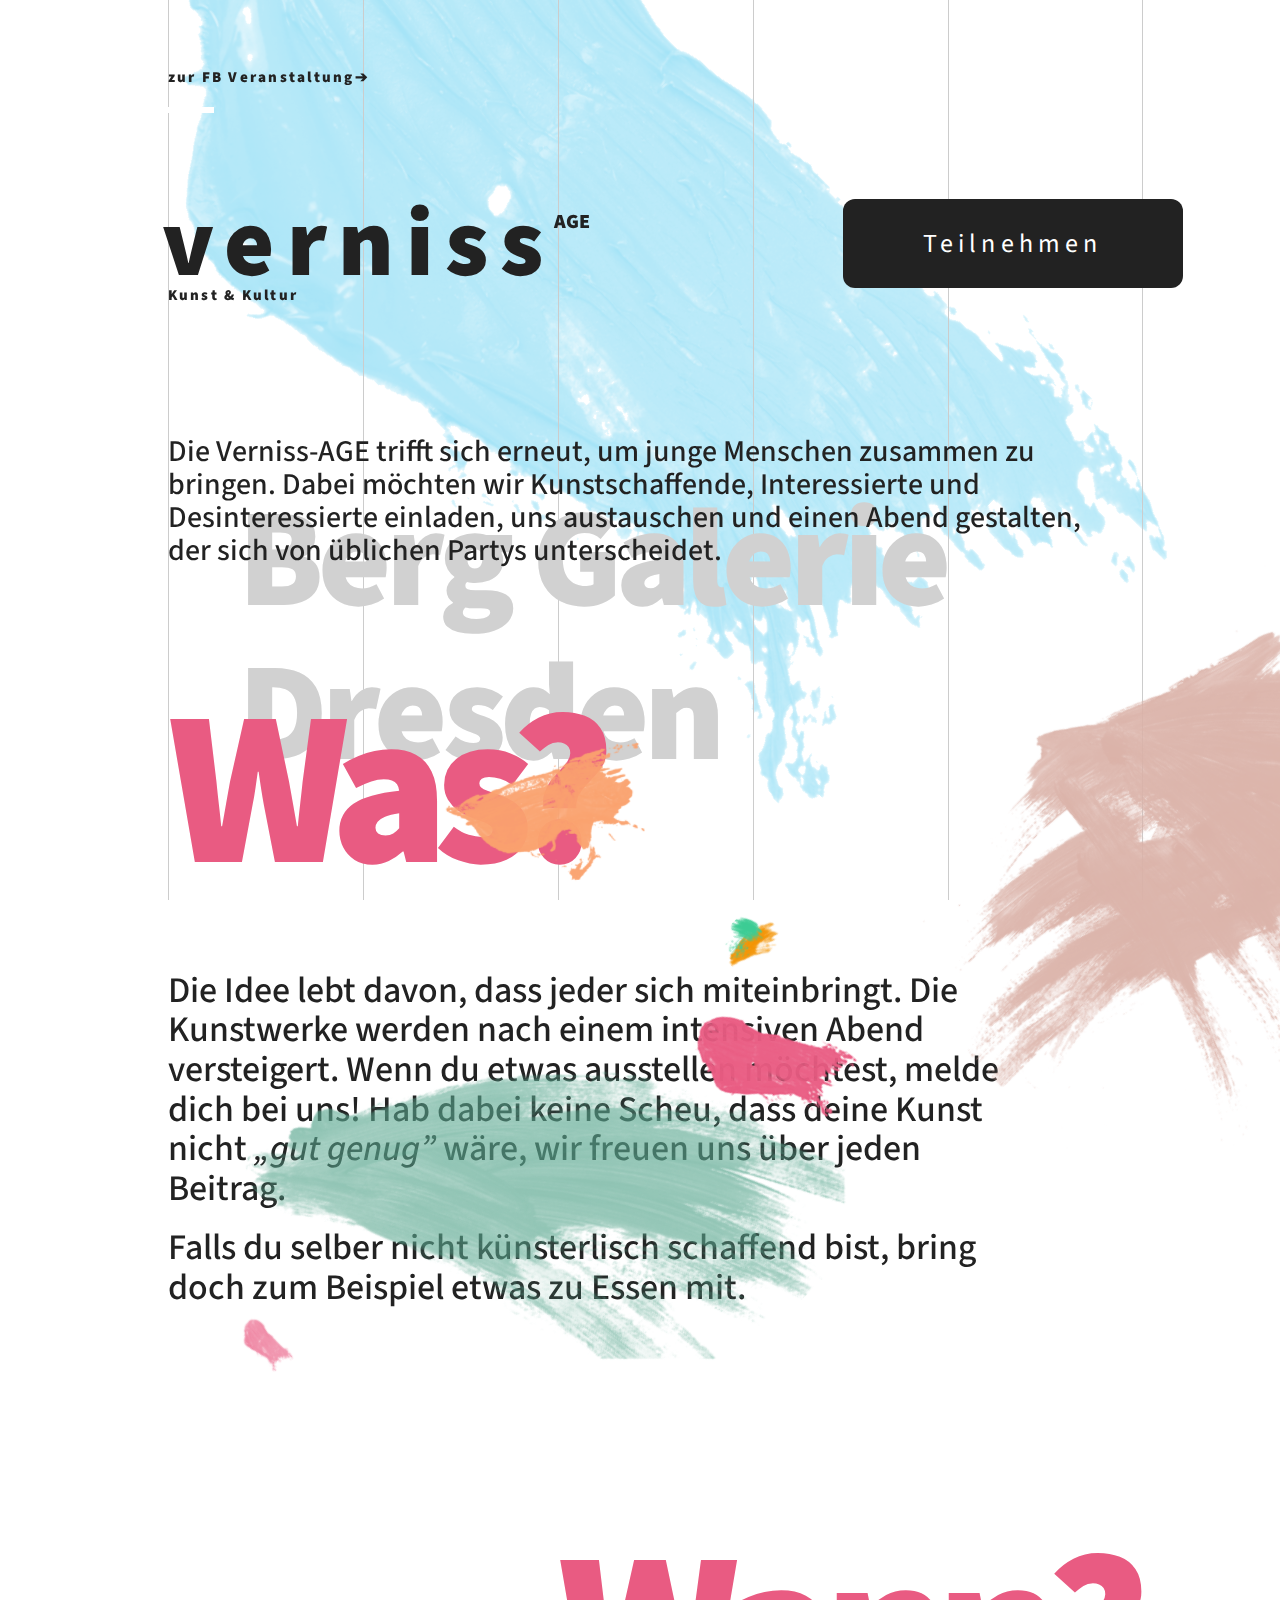
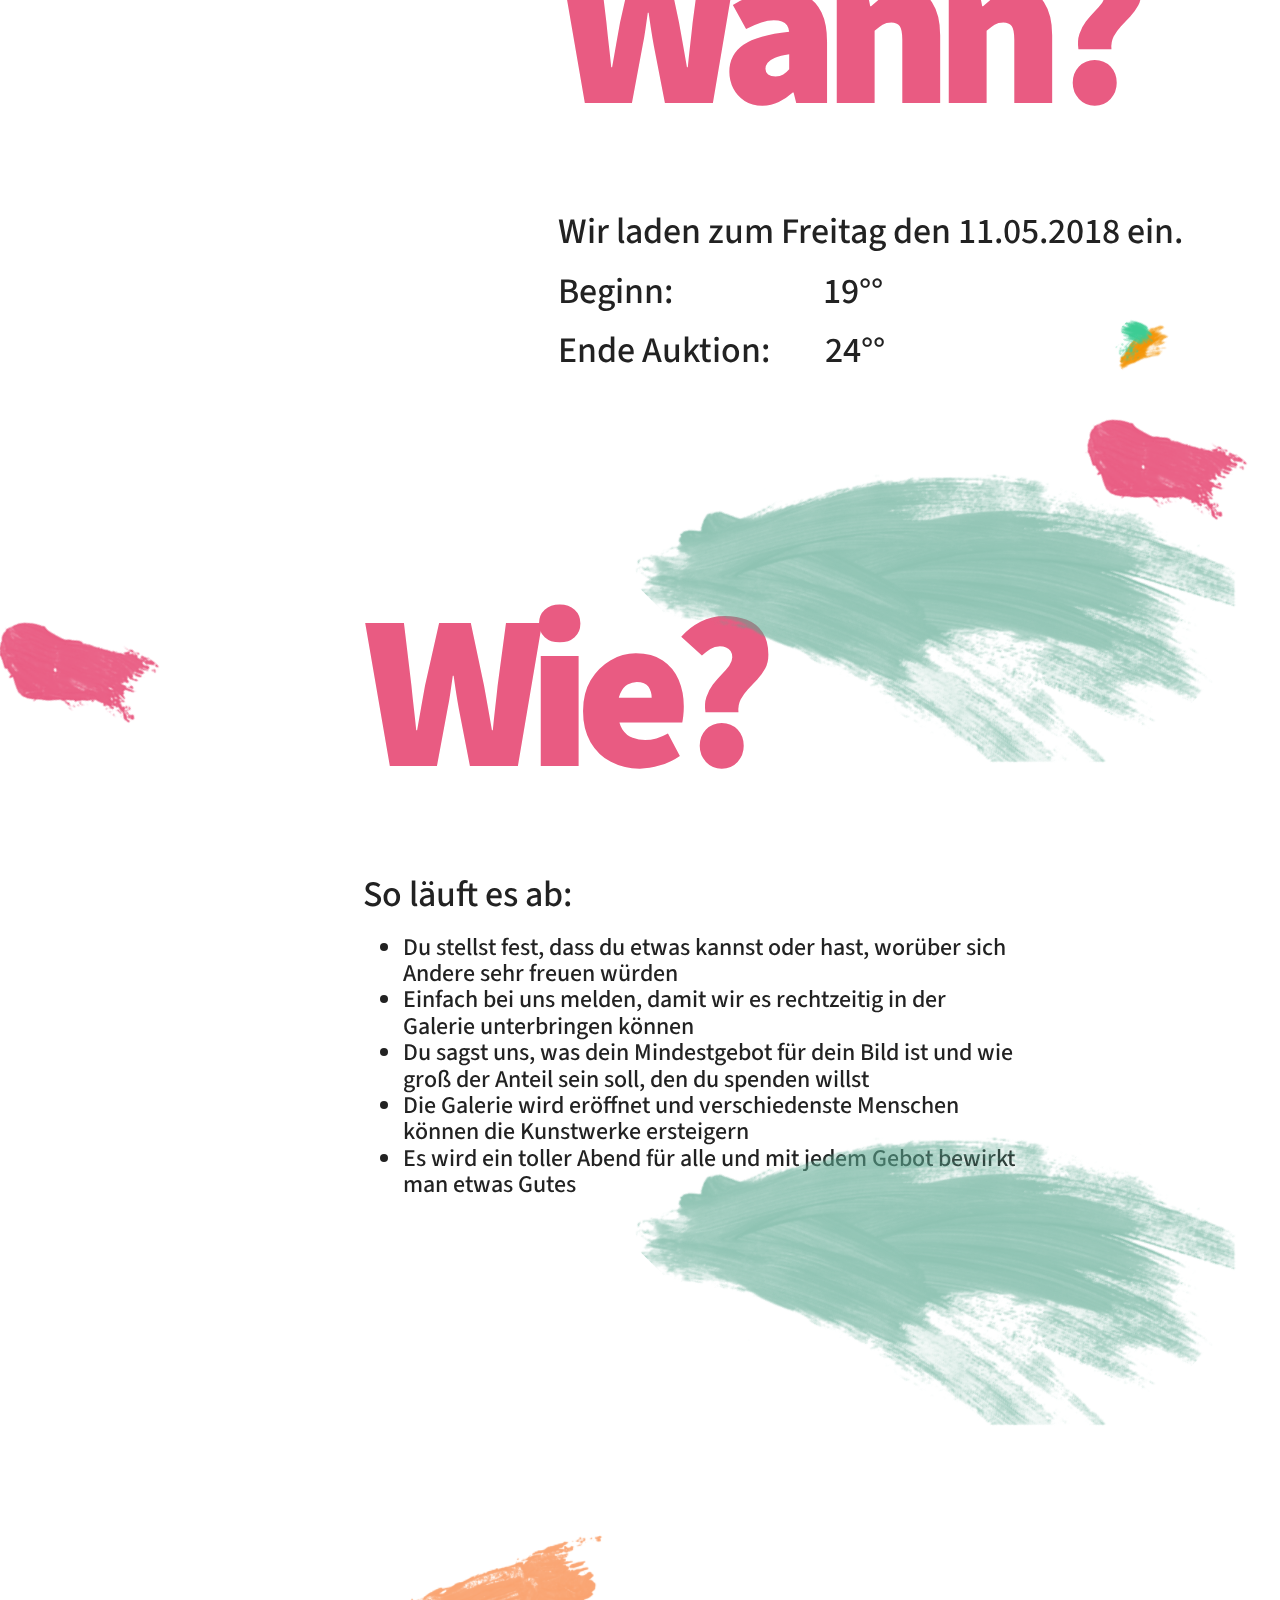
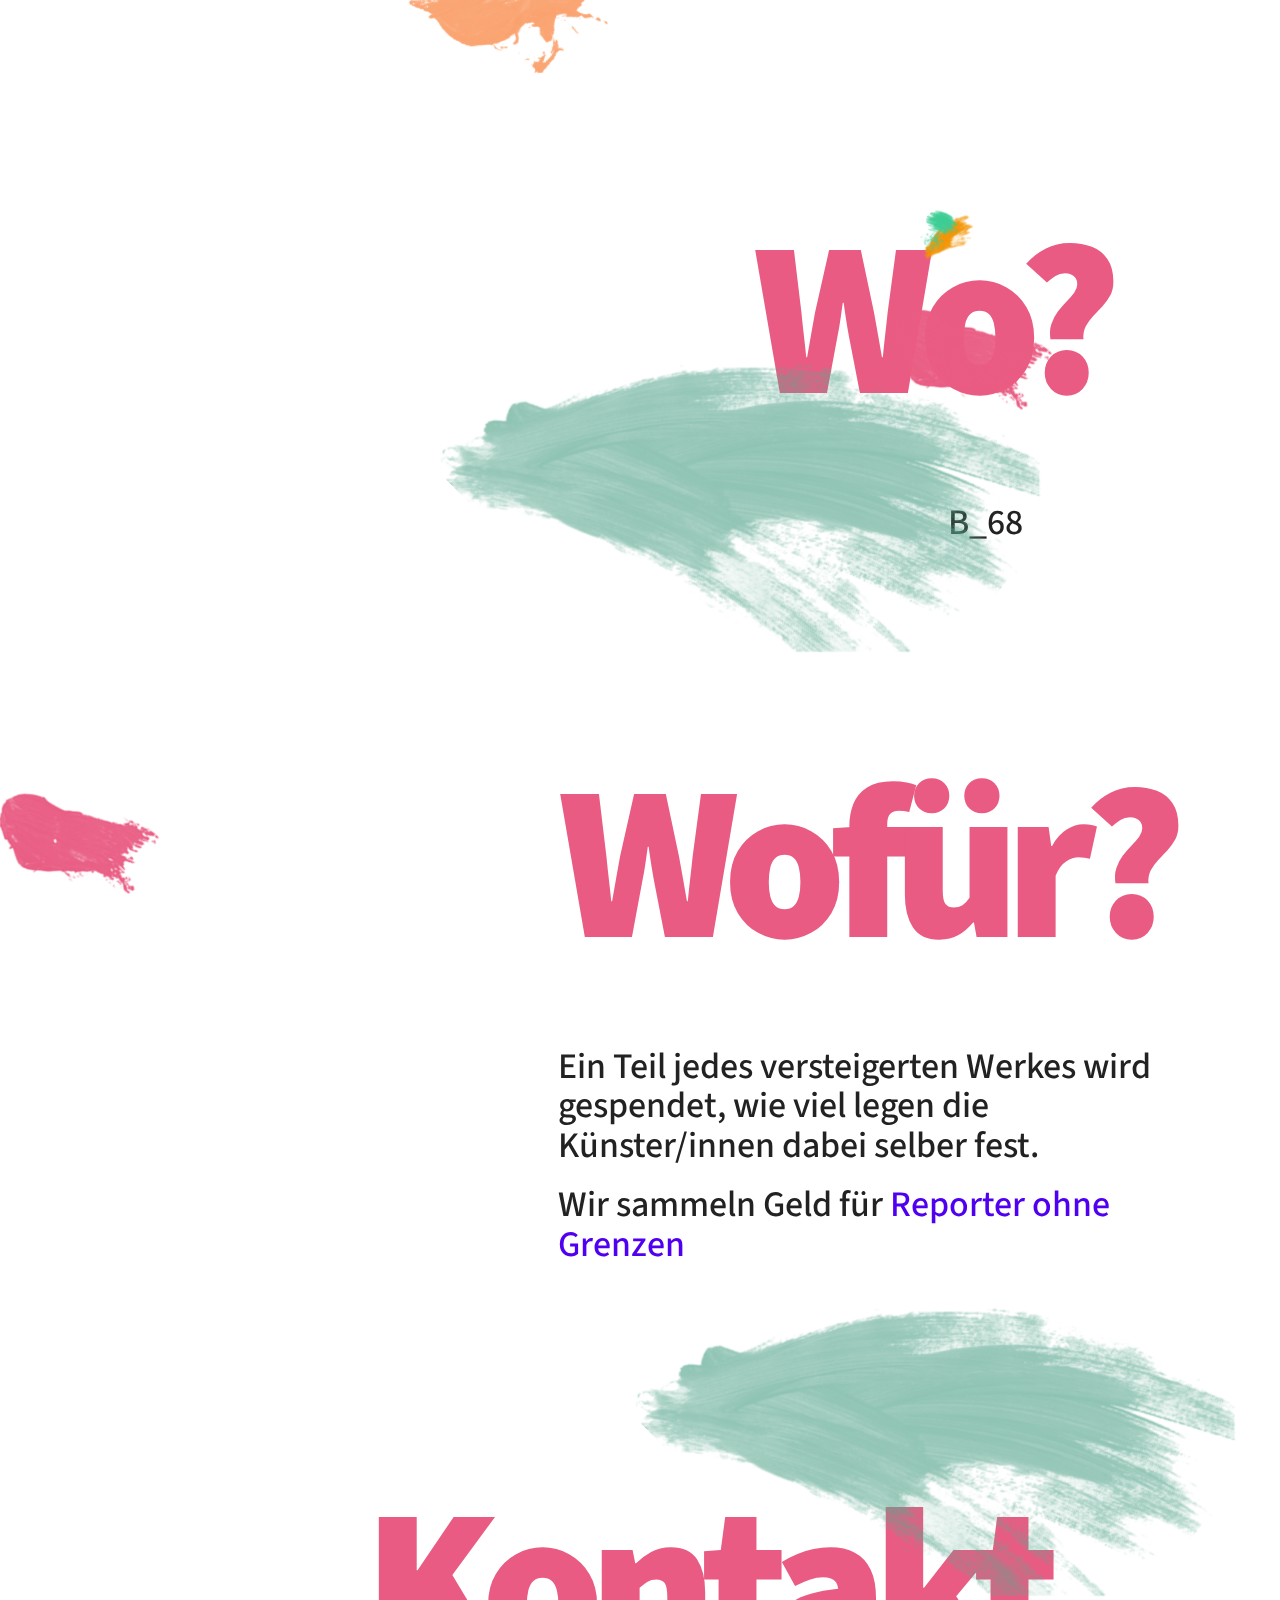
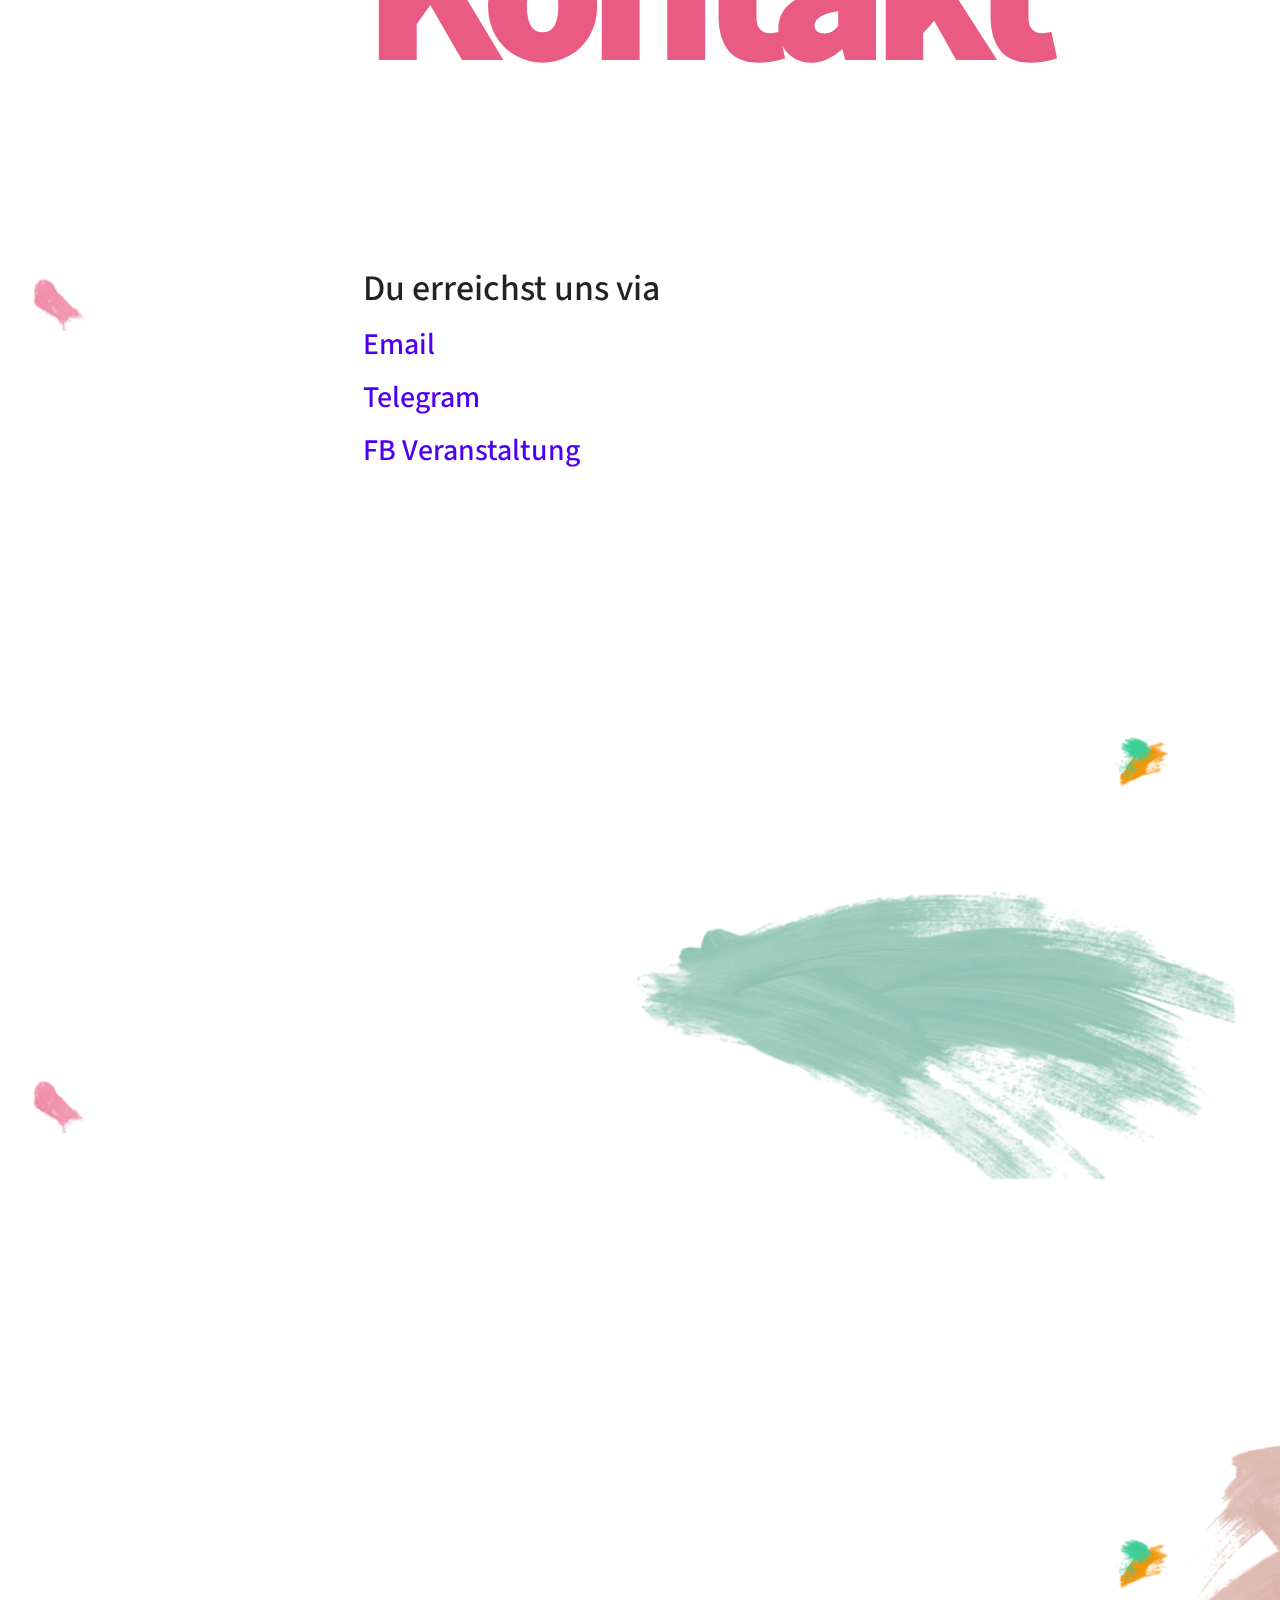
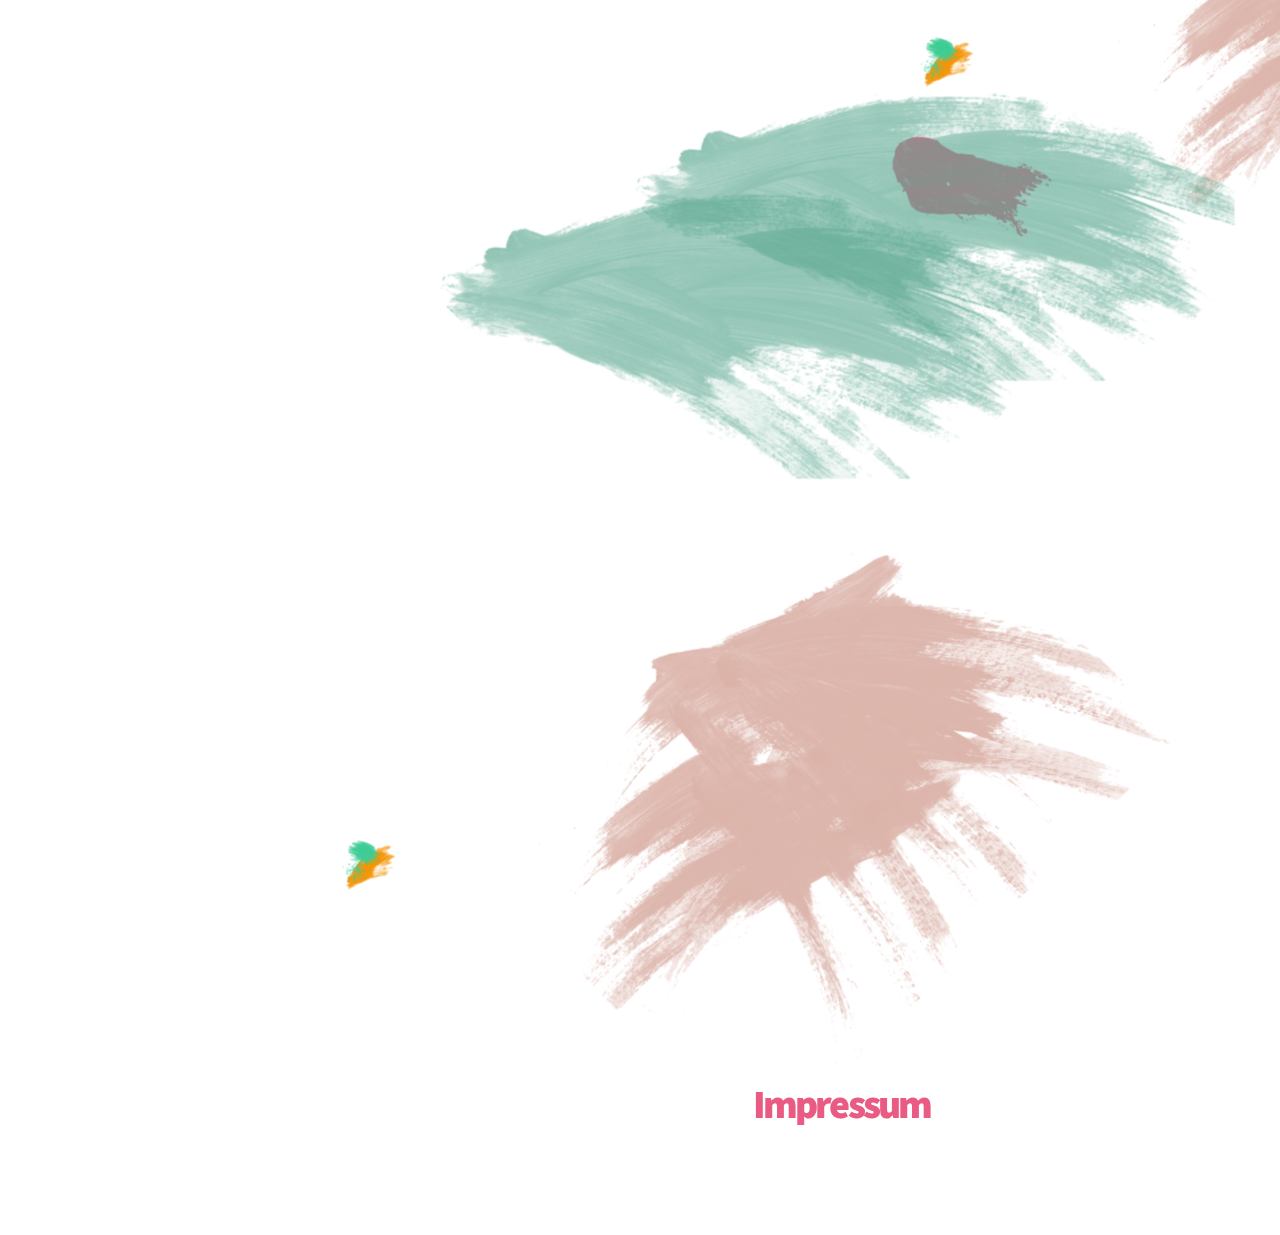
<file: Website/index.html>
<!DOCTYPE html>
<html>
<head>
  <meta charset="utf-8">
  <meta http-equiv="X-UA-Compatible" content="IE=edge,chrome=1">
  <title>verniss AGE</title>
  <meta name="description" content="">
  <meta name="viewport" content="width=device-width, initial-scale=1.0, user-scalable=no">

  <link href='https://fonts.googleapis.com/css?family=Source+Sans+Pro:600,700,900' rel='stylesheet' type='text/css'>

  <!-- Booooooootstrap -->
  <link rel="stylesheet" href="css/bootstrap.min.css">

  <!-- Styles -->
  <link rel="stylesheet" type="text/css" href="css/main.css">

    <!--[if lt IE 9]>
    <script src="//html5shiv.googlecode.com/svn/trunk/html5.js"></script>
    <script>window.html5 || document.write('<script src="js/vendor/html5shiv.js"><\/script>')</script>
  <![endif]-->
</head>

<body>
  <div class="grid">
    <div class="container">
      <div class="row">
        <div class="col-md-offset-1 col-md-2">
          <div class="grid-line"></div>
        </div>
        <div class="col-md-2">
          <div class="grid-line"></div>
        </div>
        <div class="col-md-2">
          <div class="grid-line"></div>
        </div>
        <div class="col-md-2">
          <div class="grid-line"></div>
        </div>
        <div class="col-md-2">
          <div class="grid-line" style="margin-right:-30px;border-right:1px solid #ccc"></div>
        </div>
      </div>
    </div>
  </div>

  <div class="fixed-top rellax" data-rellax-speed="-2"
  style="transform: rotate(45deg);"
  >

  <img src="images/paint1.png"/>
</div>

<main class="main">
  <header>
    <div class="container">
      <div class="row">
        <div class="col-md-offset-1 col-md-11">
          <a href="https://www.facebook.com/events/363152060862729/">
            <h2>zur FB Veranstaltung<span>➔</span></h2>
          </a>
          <div class="white-block"></div>
        </div>
      </div>
      <div class="title">
        <div class="row">
          <div class="col-md-offset-1 col-md-6">

            <h1 style="margin-bottom: -80px">verniss<span>AGE</span></h1>
            <!-- <img class="text-left" src="../../Repo/Website/images/logo_min.png" style="width: 20%; margin-top: 90px; opacity: 1"/> -->
            <h2><span>Kunst & Kultur</span></h2>

          </div>
          <div class="col-md-4 text-right">

            <a href="#teilnehmen">Teilnehmen</a>

          </div>
        </div>
      </div>
      <div class="subtitle">

        <div class="absolute">
          <div class="container">
            <div class="row">
              <div class="col-md-offset-1 col-md-11">
                <h2 class="rellax" data-rellax-speed="-3">Berg Galerie<br>Dresden</h2>
              </div>
            </div>
          </div>
        </div>

        <!-- <div class="row">
          <div class="col-md-offset-1 col-md-2">
            <h3><a href="#was">Was?</a></h3>
          </div>
          <div class="col-md-2">
            <h3><a name="#wann">Wann?</a></h3>
          </div>
          <div class="col-md-2">
            <h3><a href="#wo">Wo?</a></h3>
          </div>
          <div class="col-md-2">
           <h3><a href="#wofür">Wofür?</a></h3>
         </div>
       </div> -->
     </div>
   </header>

   <!-- 'Was'- Sektion -->
   <section class="section san-francisco">


    <div class="absolute above">
      <div class="container">
        <div class="row">

          <div class="col-md-offset-2 col-md-1">
            <div class="lg-orange rellax"
            data-rellax-speed="8"                  
            >
          </div>
          <div class="sm-orange rellax"
          data-rellax-speed="15"
          style="transform: rotate(45deg);">
        </div>
      </div>

      <div class="col-md-0 col-md-1">
        <div class="sm-purple rellax"
        data-rellax-speed="2"
        style="transform: rotate(45deg);">
      </div>
    </div>

    <div class="col-md-offset-3 col-md-1">
      <div class="xs-green rellax"
      data-rellax-speed="5"
      style="transform: rotate(45deg);">
    </div>
    <div class="md-green rellax"
    data-rellax-speed="1"
    style="transform: rotate(45deg);">
  </div>
</div>

<div class="col-md-1">
  <div class="lg-purple rellax"
  data-rellax-speed="3"
  style="transform: rotate(45deg);">
</div>
</div>

</div>
</div>
</div>


<div class="container">

  <div class="row">
    <div class="col-md-offset-1 col-md-10">
      <h2>
        Die Verniss-AGE trifft sich erneut, um junge Menschen zusammen zu bringen. Dabei möchten wir Kunstschaffende, Interessierte und Desinteressierte einladen, uns austauschen und einen Abend gestalten, der sich von üblichen Partys unterscheidet.
      </h2>

    </div>
  </div>

  <div class="row" id="was">
    <div class="col-md-offset-1 col-md-4">
      <div class="temp">
        Was?
      </div>
    </div>
  </div>
</div>


<div class="container">
  <div class="row">
    <div class="col-md-offset-1 col-md-9">

      <h1>
        Die Idee lebt davon, dass jeder sich miteinbringt. 

        Die Kunstwerke werden nach einem intensiven Abend versteigert.

        Wenn du etwas ausstellen möchtest, melde dich bei uns!
        Hab dabei keine Scheu, dass deine Kunst nicht <i>„gut genug”</i> wäre, wir freuen uns über jeden Beitrag.
      </h1>
      <h1>
        Falls du selber nicht künsterlisch schaffend bist, bring doch zum Beispiel etwas zu Essen mit.
      </h1>
    </div>
  </div>
</div>


</section>

<!-- 'Wann'- Sektion -->
<section class="section san-francisco">


  <div class="absolute above">
    <div class="container">
      <div class="row">

        <div class="col-md-offset-1 col-md-2">
          <div class="lg-green rellax"
          data-rellax-speed="2"                  
          >
        </div>
        <div class="sm-green rellax"
        data-rellax-speed="5"
        style="transform: rotate(45deg);">
      </div>

    </div>

    <div class="col-md-offset-4 col-md-1 hide-on-mobile">
      <div class="sm-purple rellax"
      data-rellax-speed="2"
      style="transform: rotate(45deg);">
    </div>
  </div>

  <div class="col-md-offset-3 col-md-1">
    <div class="xs-green rellax"
    data-rellax-speed="5"
    style="transform: rotate(45deg);">
  </div>
  <div class="md-green rellax hide-on-mobile"
  data-rellax-speed="1"
  style="transform: rotate(45deg);">
</div>

</div>

<!-- <div class="col-md-1">
  <div class="lg-purple rellax"
  data-rellax-speed="15"
  style="transform: rotate(45deg);">
</div> -->
</div>

</div>
</div>
</div>


<div class="container">

  <div class="row" id="wann">
    <div class="col-md-offset-5 col-md-4">
      <div class="temp">
        Wann?
      </div>
    </div>
  </div>
</div>

<div class="copy">
  <div class="container">
    <div class="row">
      <div class="col-md-offset-5 col-md-9">
        <h1>Wir laden zum Freitag den 11.05.2018 ein.</h1>
        <h1>Beginn:<span style="display:inline-block; width: 150px;"></span>19°° </h1>
        <h1>Ende Auktion:<span style="display:inline-block; width: 55px;"></span>24°°</h1>
      </div>
    </div>
  </div>
</div>
</section>

<!-- 'Wofür'- Sektion -->
<section class="section san-francisco">


  <div class="absolute above">
    <div class="container">
      <div class="row">

        <div class="col-md-offset-1 col-md-2">
          <div class="lg-green rellax"
          data-rellax-speed="2"                  
          >
        </div>
        <div class="sm-green rellax"
        data-rellax-speed="5"
        style="transform: rotate(45deg);">
      </div>
    </div>

    <div class="col-md-offset-4 col-md-1 hide-on-mobile">
      <div class="sm-purple rellax"
      data-rellax-speed="2"
      style="transform: rotate(45deg);">
    </div>
  </div>

  <!-- <div class="col-md-offset-3 col-md-1">
    <div class="xs-green rellax"
    data-rellax-speed="5"
    style="transform: rotate(45deg);">
  </div> -->
  <div class="md-green rellax hide-on-mobile"
  data-rellax-speed="1"
  style="transform: rotate(45deg);">
</div>
</div>

<!-- <div class="col-md-1">
  <div class="lg-purple rellax"
  data-rellax-speed="3"
  style="transform: rotate(45deg);">
</div> -->
</div>

</div>
</div>
</div>


<div class="container">

  <div class="row" id="wie">
    <div class="col-md-offset-3 col-md-7">
      <div class="temp">
        Wie?
      </div>
    </div>
  </div>
</div>

<div class="copy">
  <div class="container">
    <div class="row">
      <div class="col-md-offset-3 col-md-7">
        <h1>
          So läuft es ab:
        </h1>
        <h3>
          <ul>
            <li>Du stellst fest, dass du etwas kannst oder hast, worüber sich Andere sehr freuen würden</li>
            <li>Einfach bei uns melden, damit wir es rechtzeitig in der Galerie unterbringen können</li>
            <li>Du sagst uns, was dein Mindestgebot für dein Bild ist und wie groß der Anteil sein soll, den du spenden willst</li>
            <li>Die Galerie wird eröffnet und verschiedenste Menschen können die Kunstwerke ersteigern</li>
            <li>Es wird ein toller Abend für alle und mit jedem Gebot bewirkt man etwas Gutes</li>
          </ul>
        </h3>
      </div>
    </div>
  </div>
</div>
</section>

<!-- 'Wo'- Sektion -->
<section class="section san-francisco">


  <div class="absolute above">
    <div class="container">
      <div class="row">

        <div class="col-md-offset-1 col-md-2">
          <div class="lg-green rellax"
          data-rellax-speed="2"                  
          >
        </div>
        <div class="sm-green rellax"
        data-rellax-speed="5"
        style="transform: rotate(45deg);">
      </div>
    </div>

    <div class="col-md-offset-2 col-md-1">
      <div class="sm-purple rellax"
      data-rellax-speed="2"
      style="transform: rotate(45deg);">
    </div>
  </div>


  <div class="col-md-offset-3 col-md-1">
    <div class="xs-green rellax"
    data-rellax-speed="5"
    style="transform: rotate(45deg);">
  </div>
  <div class="md-green rellax"
  data-rellax-speed="1"
  style="transform: rotate(45deg);">
</div>

</div>

<!-- <div class="col-md-1">
  <div class="lg-purple rellax"
  data-rellax-speed="13"
  style="transform: rotate(45deg);">
</div> -->
</div>

</div>
</div>
<div class="col-md-offset-2 col-md-1">
  <div class="lg-orange rellax"
  data-rellax-speed="8"                  
  >
</div>
</div>


<div class="container">

  <div class="row" id="wann">
    <div class="col-md-offset-7 col-md-4">
      <div class="temp">
        Wo?
      </div>
    </div>
  </div>
</div>

<div class="copy">
  <div class="container">
    <div class="row">
      <div class="col-md-offset-9 col-md-9">
        <h1>
          B_68
        </h1>
      </div>
    </div>
  </div>
</div>
</section>

<!-- 'Wofür'- Sektion -->
<section class="section san-francisco" style="z-index: 15">


  <div class="absolute above">
    <div class="container">
      <div class="row">

        <div class="col-md-offset-1 col-md-2">
          <div class="lg-green rellax"
          data-rellax-speed="2"                  
          >
        </div>
        <div class="sm-green rellax"
        data-rellax-speed="5"
        style="transform: rotate(45deg);">
      </div>
    </div>

    <div class="col-md-offset-4 col-md-1 hide-on-mobile">
      <div class="sm-purple rellax"
      data-rellax-speed="2"
      style="transform: rotate(45deg);">
    </div>
  </div>

  <!-- <div class="col-md-offset-3 col-md-1">
    <div class="xs-green rellax"
    data-rellax-speed="5"
    style="transform: rotate(45deg);">
  </div> -->
  <div class="md-green rellax hide-on-mobile"
  data-rellax-speed="1"
  style="transform: rotate(45deg);">
</div>
</div>

<!-- <div class="col-md-1">
  <div class="lg-purple rellax"
  data-rellax-speed="3"
  style="transform: rotate(45deg);">
</div> -->
</div>

</div>
</div>
</div>


<div class="container">

  <div class="row" id="wann">
    <div class="col-md-offset-5 col-md-7">
      <div class="temp">
        Wofür?
      </div>
    </div>
  </div>
</div>

<div class="copy">
  <div class="container">
    <div class="row">
      <div class="col-md-offset-5 col-md-7">
        <h1>
          Ein Teil jedes versteigerten Werkes wird gespendet, wie viel legen die Künster/innen dabei selber fest.
        </h1>
        <h1>
          Wir sammeln Geld für <a href="https://www.reporter-ohne-grenzen.de/">Reporter ohne Grenzen</a></h1>
        </div>
      </div>
    </div>
  </div>
</section>

<!-- 'Kontakt'- Sektion -->
<section class="section san-francisco">


  <div class="absolute above">
    <div class="container">
      <div class="row">
        <div class="col-md-offset-3 sm-orange rellax"
        data-rellax-speed="15"
        style="transform: rotate(45deg);">
      </div>

      <div class="col-md-offset-1 col-md-2">
        <div class="lg-green rellax"
        data-rellax-speed="2"                  
        >
      </div>
      <div class="sm-green rellax"
      data-rellax-speed="5"
      style="transform: rotate(45deg);">
    </div>

  </div>

  <div class="col-md-offset-4 col-md-1 hide-on-mobile">
    <div class="sm-purple rellax"
    data-rellax-speed="2"
    style="transform: rotate(45deg);">
  </div>
</div>

<div class="col-md-offset-3 col-md-1">
  <div class="xs-green rellax"
  data-rellax-speed="5"
  style="transform: rotate(45deg);">
</div>


</div>

</div>
</div>



<div class="container">
  <div class="row">

    <div class="col-md-offset-1 col-md-2">
      <div class="lg-green rellax"
      data-rellax-speed="2"                  
      >
    </div>
    <div class="sm-green rellax"
    data-rellax-speed="5"
    style="transform: rotate(45deg);">
  </div>
</div>

<div class="col-md-offset-2 col-md-1">
  <div class="sm-purple rellax"
  data-rellax-speed="2"
  style="transform: rotate(45deg);">
</div>
</div>

<div class="col-md-offset-3 col-md-1">
  <div class="xs-green rellax"
  data-rellax-speed="5"
  style="transform: rotate(45deg);">
</div>
<div class="md-green rellax"
data-rellax-speed="1"
style="transform: rotate(45deg);">
</div>
</div>

<div class="col-md-1  hide-on-mobile">
  <div class="lg-purple rellax"
  data-rellax-speed="15"
  style="transform: rotate(45deg);">
</div>
</div>

</div>
</div>
</div>


<div class="container">

  <div class="row" id="teilnehmen">
    <div class="col-md-offset-3 col-md-4">
      <div class="temp">
        Kontakt
      </div>
    </div>
  </div>
</div>


</section>

<section class="section san-francisco" style="z-index: 5">


  <div class="above">

    <div class="copy">
      <div class="container">
        <div class="row">
          <div class="col-md-offset-3 col-md-9">
            <h1>
            Du erreichst uns via</h1>
            <h2>
              <a href="mailto:berggalerie@gmail.com">Email</a>
            </h2>

            <h2>
              <a href="http://t.me/janberg">Telegram</a>
            </h2>

            <h2>
              <a href="https://www.facebook.com/events/363152060862729/">FB Veranstaltung</a>
            </h2>
          </div>
        </div>
      </div>
    </div>
  </section>



  <!-- 'Kontakt'- Sektion -->
  <section class="section san-francisco">


    <div class="absolute above">
      <div class="container">
        <div class="row">
          <div class="col-md-offset-3 sm-orange rellax"
          data-rellax-speed="15"
          style="transform: rotate(45deg);">
        </div>

        <div class="col-md-offset-1 col-md-2">
          <div class="lg-green rellax"
          data-rellax-speed="2"                  
          >
        </div>
        <div class="sm-green rellax"
        data-rellax-speed="5"
        style="transform: rotate(45deg);">
      </div>

    </div>

    <div class="col-md-offset-4 col-md-1 hide-on-mobile">
      <div class="sm-purple rellax"
      data-rellax-speed="2"
      style="transform: rotate(45deg);">
    </div>
  </div>

  <div class="col-md-offset-3 col-md-1">
    <div class="xs-green rellax"
    data-rellax-speed="5"
    style="transform: rotate(45deg);">
  </div>


</div>

</div>
</div>



<div class="container">
  <div class="row">

    <div class="col-md-offset-1 col-md-2">
      <div class="lg-green rellax"
      data-rellax-speed="2"                  
      >
    </div>
    <div class="sm-green rellax"
    data-rellax-speed="5"
    style="transform: rotate(45deg);">
  </div>
</div>

<!-- <div class="col-md-offset-2 col-md-1">
  <div class="sm-purple rellax"
  data-rellax-speed="2"
  style="transform: rotate(45deg);">
</div> -->
</div>

<div class="col-md-offset-3 col-md-1">
  <div class="xs-green rellax"
  data-rellax-speed="5"
  style="transform: rotate(45deg);">
</div>
<!-- <div class="md-green rellax"
data-rellax-speed="1"
style="transform: rotate(45deg);">
</div> -->
</div>

<div class="col-md-1  hide-on-mobile">
  <div class="lg-purple rellax"
  data-rellax-speed="15"
  style="transform: rotate(45deg);">
</div>
</div>

</div>
</div>
</div>


<div class="container">

  <div class="row" id="teilnehmen">
    <div class="col-md-offset-3 col-md-4">
      <a href="ciaoanwalt.html">
        <div class="temp" style="margin-top: 1000px; font-size: 20px">
          
        </div>
      </a>
      
      <h3> </h3>
      <h3> </h3>
    </div>
  </div>
</div>

</section>


<section class="section san-francisco" style="z-index: 5">
<div class="container" >

  <div class="row" id="teilnehmen">
    <div class="col-md-offset-7 col-md-4">
      <a href="ciaoanwalt.html">
        <div class="temp" style="margin-top: 1000px; margin-bottom: 100px; font-size: 40px">
          Impressum
        </div>
      </a>
    </div>
  </div>
</div>
</section>




</main>


<!-- javascript -->
<script type="text/javascript" src="rellax.js"></script>
<script>
  var rellax = new Rellax('.rellax', {
        // center: true
        callback: function(position) {
            // callback every position change
            console.log(position);
          }
        });
      </script>



    </body>
    </html>
</file>
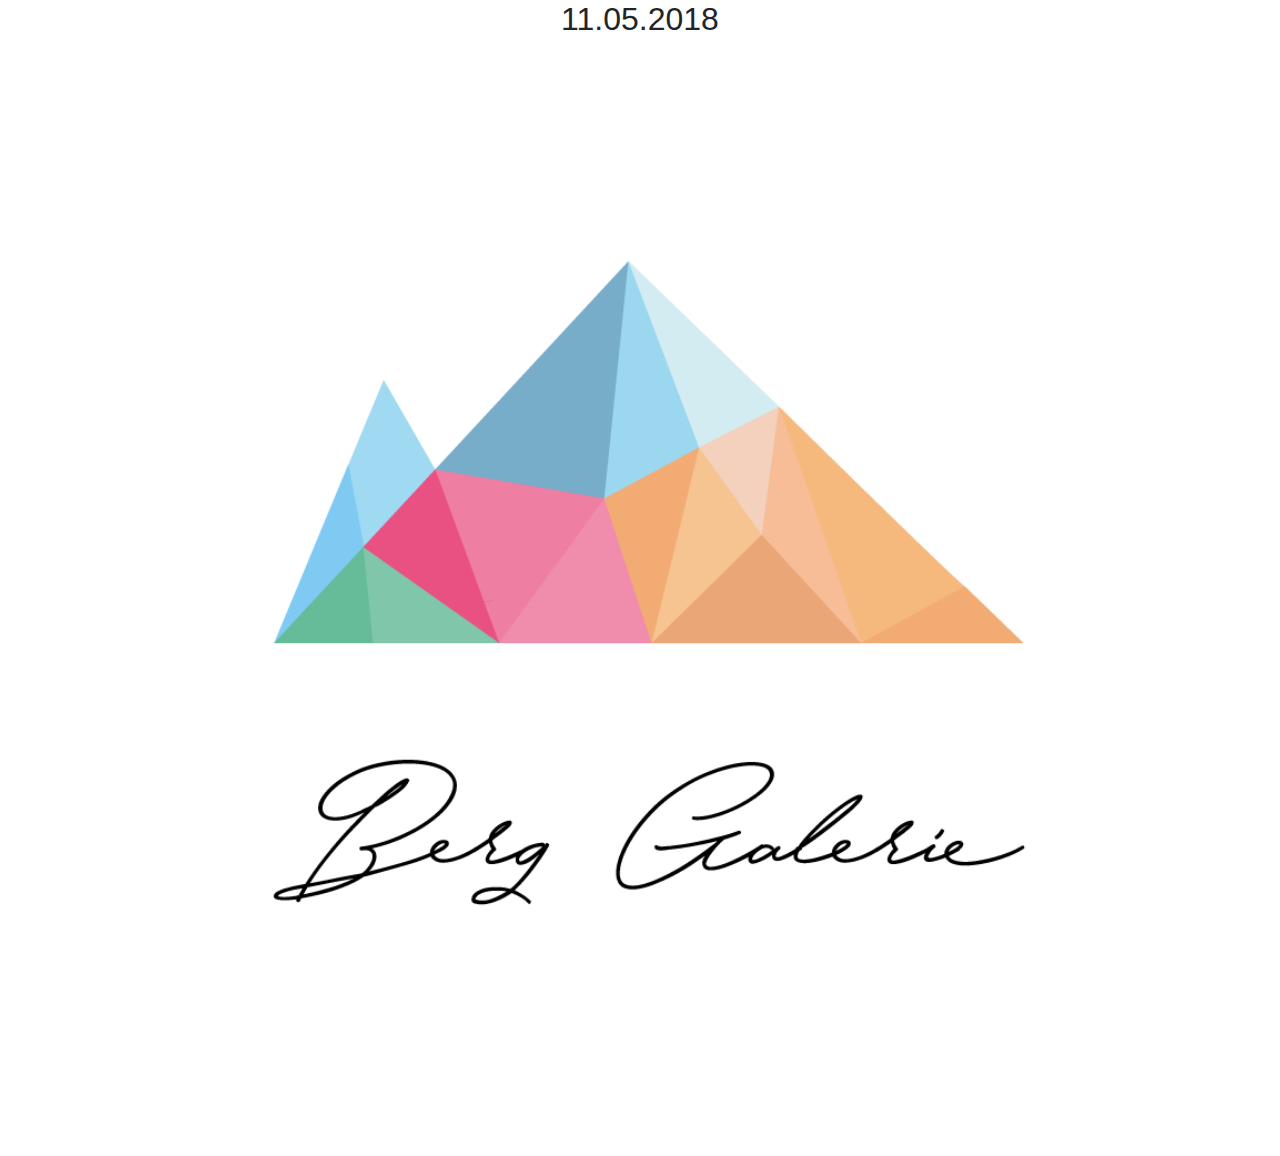
<file: berg.html>
<!doctype html>
<html lang="en">
  <head>
    <!-- Required meta tags -->
    <meta charset="utf-8">
    <meta name="viewport" content="width=device-width, initial-scale=1, shrink-to-fit=no">

    <!-- Bootstrap CSS -->
    <link rel="stylesheet" href="https://maxcdn.bootstrapcdn.com/bootstrap/4.0.0/css/bootstrap.min.css" integrity="sha384-Gn5384xqQ1aoWXA+058RXPxPg6fy4IWvTNh0E263XmFcJlSAwiGgFAW/dAiS6JXm" crossorigin="anonymous">

    <title>Berg Galerie</title>
    <style>
  img {
    width: 100%;
    height: auto;
  }
</style>
  </head>
  <body>
    <div class="container">

      <h2 class="text-center">11.05.2018</h2>

    <img src="images/Logo.png" width="800" height="800">

    
  </div>

    <!-- Optional JavaScript -->
    <!-- jQuery first, then Popper.js, then Bootstrap JS -->
    <!-- <script src="https://code.jquery.com/jquery-3.2.1.slim.min.js" integrity="sha384-KJ3o2DKtIkvYIK3UENzmM7KCkRr/rE9/Qpg6aAZGJwFDMVNA/GpGFF93hXpG5KkN" crossorigin="anonymous"></script>
    <script src="https://cdnjs.cloudflare.com/ajax/libs/popper.js/1.12.9/umd/popper.min.js" integrity="sha384-ApNbgh9B+Y1QKtv3Rn7W3mgPxhU9K/ScQsAP7hUibX39j7fakFPskvXusvfa0b4Q" crossorigin="anonymous"></script>
    <script src="https://maxcdn.bootstrapcdn.com/bootstrap/4.0.0/js/bootstrap.min.js" integrity="sha384-JZR6Spejh4U02d8jOt6vLEHfe/JQGiRRSQQxSfFWpi1MquVdAyjUar5+76PVCmYl" crossorigin="anonymous"></script> -->
  </body>
</html>
</file>
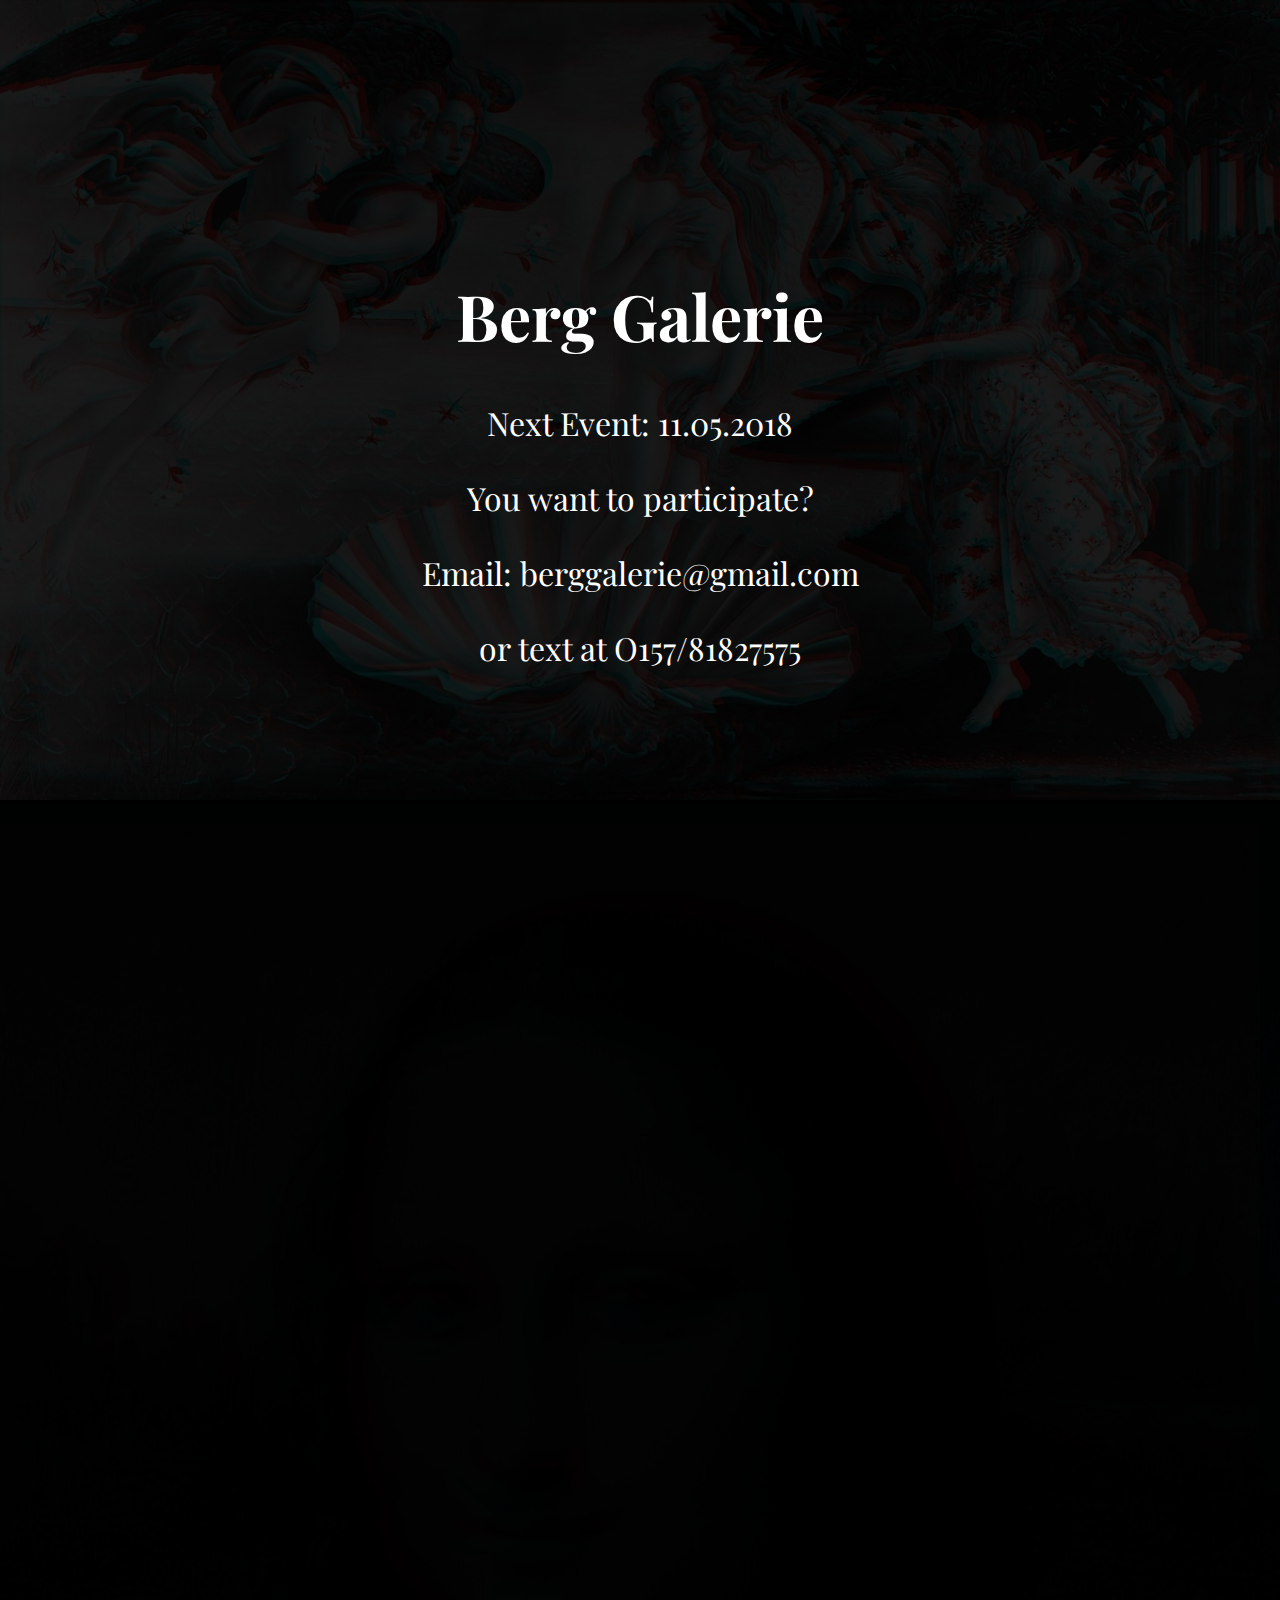
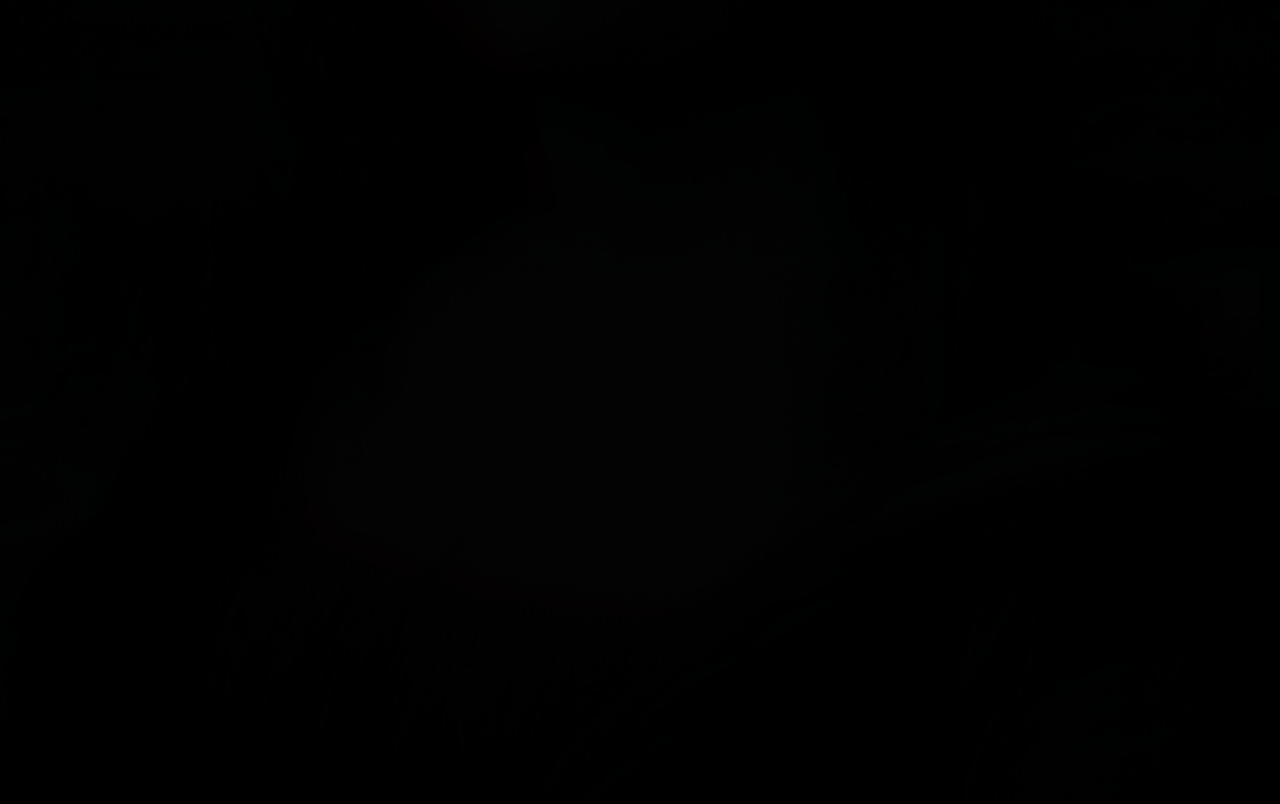
<file: Website/berg.html>
<!doctype html> 
<html lang="en">
<head>
	<!-- Required meta tags -->
	<meta charset="utf-8">
	<meta name="viewport" content="width=device-width, initial-scale=1, shrink-to-fit=no">

	<!-- <link rel="stylesheet" href="css/normalize.css"> -->
	<link rel="stylesheet" type="text/css" href="css/berg.css">

	<link href="https://fonts.googleapis.com/css?family=Playfair+Display" rel="stylesheet">

	<!-- Bootstrap CSS --><!-- 
	<link rel="stylesheet" href="https://maxcdn.bootstrapcdn.com/bootstrap/4.0.0/css/bootstrap.min.css" integrity="sha384-Gn5384xqQ1aoWXA+058RXPxPg6fy4IWvTNh0E263XmFcJlSAwiGgFAW/dAiS6JXm" crossorigin="anonymous"> -->

	<title>Berg Galerie</title>
</head>
<body>
	<div class="image">
		<img class="bg" src="images/the_birth_of_venus-bw.jpg"/>
		<div class="heading fadein">
			<h1>Berg Galerie</h1>
			<p>Next Event: 11.05.2018</p>
			<p class="late">You want to participate?</p>
			<p class="late">Email: berggalerie@gmail.com</p>
			<p class="late">or text at O157/81827575</p>

		</p>
		</div>

	</div>
	<div>

		<img class="bg" src="images/Mona_Lisa-bw.jpg"/>
	</body>
	</html>
</file>
<file: Website/css/main.css>
html, body {
  margin: 0;
  padding: 0;
  font-family: 'Source Sans Pro', sans-serif;
  text-rendering: optimizeLegibility;
  color: #222;
  overflow-x: hidden;
}
h4 {
  font-size: 22px;
  margin-bottom: 28px;
}
p {
  font-size: 22px;
}
a,
a:hover,
a:active,
a:visited {
  text-decoration: none;
  color: #5000F1;
}

header h2 {
  font-size: 15px;
  font-weight: 900;
  letter-spacing: 0.15em;
  margin-top: 70px;
}
header a h2 {
  color: #222;
}
header a h2 span {
  transition: all 400ms cubic-bezier(0.68, -0.1, 0.265, 1.55);
}
header a:hover h2 span {
  color: #fff;
  margin-left: 10px;
}
header .white-block {
  margin-top: 20px;
  width: 46px;
  height: 6px;
  background: #fff;
}

header .title {
  margin-top: 80px;
}
header h1 {
  font-size: 96px;
  font-weight: 900;
  letter-spacing: 0.12em;
  margin: 0;
  margin-left: -6px;
}
header h1 span {
  display: inline-block;
  font-size: 20px;
  margin-top: 18px;
  vertical-align: top;
  letter-spacing: 0;
}
header .title a {
  display: inline-block;
  margin-top: 6px;
  margin-right: -70px;
  background: #222;
  padding: 26px 80px;
  color: #fff;
  border-radius: 12px;
  font-size: 26px;
  letter-spacing: 0.2em;
  transition: all 300ms cubic-bezier(0.68, -0.1, 0.265, 1.55);
}
header .title a:hover {
  margin-top: 12px;
  margin-right: -80px;
  padding: 20px 90px;
}
header h3 {
  font-size: 21px;
}


/*----------------------------------
  Background Grid
  ------------------------------------*/


  .grid {
    position: fixed;
    width: 100%;
  }
  .grid-line {
    height: 100vh;
    border-left: 1px solid #ccc;
  }




  .fixed-top {
    position: absolute;
    width: 600px;
    height: 600px;
    /*background: #00F1C9;*/
    border-radius: 12px;
    z-index: -1;
    margin-top: -220px;
    margin-left: 100px;
  }


/*----------------------------------
  Main
  ------------------------------------*/

  main,
  .main {
    overflow: hidden;
  }

  .section {
    position: relative;
  }
  section.san-francisco {
    margin-top: 100px;
  }


  .absolute {
    position: absolute;
    width: 100%;
    height: auto;
    margin-top: 100px;
  }
  .absolute.above {
    z-index: 2;
  }
  .absolute h2 {
    font-size: 140px;
    font-weight: 900;
    letter-spacing: -0.04em;
    color: #d1d1d1;
    z-index: -1;
  }
  .lg-orange {
    width: 200px;
    height: 200px;
    /*border-radius: 50%;*/
    /*background: red;*/
    background-image: url("../images/paint_orange.png");
    margin-left: 180px;
    margin-top: 200px;
  }
  .sm-orange {
    width: 60px;
    height: 60px;
    /*background: #eea265;*/
    border-radius: 12px;
    background-image: url("../images/paint_magenta.png");
    margin-left: -30px;
    margin-top: 400px;
  }
  .sm-purple {
    width: 500px;
    height: 500px;
    background-image: url("../images/paint_blue.png");
    opacity: 0.7;
    /*border-radius: 12px;*/
    margin-left: -30px;
    margin-top: 400px;
  }
  .xs-green {
    width: 60px;
    height: 60px;
    background-image: url("../images/paint_green.png");
    border-radius: 12px;
    margin-left: -30px;
    margin-top: 400px;
  }
  .md-green {
    width: 160px;
    height: 160px;
    /*background: red;*/
    background-image: url("../images/paint_grey.png");
    border-radius: 12px;
    margin-left: -60px;
    margin-top: 10px;
  }
  .lg-purple {
    width: 600px;
    height: 600px;
    background-image: url("../images/paint_rose.png");
    border-radius: 12px;
    margin-left: 57px;
    margin-top: 60px;
  }





  .date {
    margin-top: 400px;
    font-size: 48px;
    font-weight: 600;
    color: #5000F1;
  }
  .temp {
    margin-top: 60px;
    font-size: 220px;
    font-weight: 900;
    letter-spacing: -0.07em;
    color: #e95b82;
  }







  .text-editor {
    background: #222;
    padding: 60px 50px;
    border-radius: 12px;
    margin-left: 15px;
  }
  code {
    text-align: left;
    padding: 0;
    font-size: 22px;
    background: none;
    border-radius: 0;
    color: #00F1C9;
  }



  .md-facebook {
    width: 60px;
    height: 60px;
    background: #5000F1;
    border-radius: 12px;
    margin-left: 68px;
    margin-top: 600px;
  }
  .md-twitter {
    width: 120px;
    height: 120px;
    background: #00F1C9;
    border-radius: 12px;
    margin-left: -60px;
    margin-top: 60px;
  }
  .md-dixonandmoe {
    width: 120px;
    height: 120px;
    background: #5000F1;
    border-radius: 12px;
    margin-left: -60px;
    margin-top: 760px;
  }
  .bt-green {
    width: 60px;
    height: 60px;
    background: #00F1C9;
    border-radius: 12px;
    margin-left: -30px;
    margin-top: 700px;
  }
  .bt-purple {
    width: 80px;
    height: 80px;
    background: #5000F1;
    border-radius: 12px;
    margin-left: 57px;
    margin-top: 600px;
  }

  .share {
    position: relative;
    top: -240px;
  }
  .share a {
    font-size: 34px;
  }
  .share a span {
    transition: all 400ms cubic-bezier(0.68, -0.1, 0.265, 1.55);
  }
  .share a:hover span {
    margin-left: 10px;
  }

  a.dam,
  a.dam:hover,
  a.dam:active,
  a.dam:visited {
    color: #222;
  }

  span.purple {
    color: #5000F1;
  }
  span.green {
    color: #A0F100;
  }
  span.white {
    color: #fff;
  }


  @-webkit-keyframes fuzz /* Safari and Chrome */ {
    0% {
      opacity: 0;
    }
    40% {
      opacity: 0;
    }
    100% {
      /*-webkit-transform: scaleY(1);*/
      opacity: 1;
    }
  }

  @-webkit-keyframes fuzz2 /* Safari and Chrome */ {
    0% {
      opacity: 0;
    }
    48% {
      opacity: 0;
    }
    100% {
      opacity: 1;
    }
  }

  @-webkit-keyframes fuzz3 /* Safari and Chrome */ {
    0% {
      opacity: 0;
    }
    54% {
      opacity: 0;
    }
    100% {
      opacity: 1;
    }
  }





  @-webkit-keyframes stretch /* Safari and Chrome */ {
    0% {
      -webkit-transform: scaleX(0);
      opacity: 0;
    }
    50% {
      -webkit-transform: scaleX(0);
      opacity: 1;
    }
    60% {
      -webkit-transform: scaleX(0);
    }
    100% {
      -webkit-transform: scaleX(1);
    }
  }

  @-webkit-keyframes fadeInUp {
    0% {
      opacity: 0;
      -webkit-transform: translate3d(0, 20px, 0);
    }
    30% {
      opacity: 0;
    }

    100% {
      opacity: 1;
    }
  }







/*----------------------------------
  Medium devices: iPad vertical
  ------------------------------------*/

  @media (max-width: 991px) {

    .hide-on-mobile {

      display: none;
    }

    /*header h1 {
      font-size: 50px;
      font-weight: 900;
      letter-spacing: 0.12em;
      margin: 0;
      margin-left: -6px;
    }*/


  }



/*----------------------------------
  Small devices: iPhone 6+ and below
  ------------------------------------*/

  @media (max-width: 767px) {

    .temp {
      font-size: 120px;
    }


    .hide-on-mobile {

      display: none;
    }

    .h1 {
      font-style: 60px;
    }

  }


/*----------------------------------
  iPhone 6 & 6+ specific text bump
  ------------------------------------*/

  @media (max-width: 991px) and (max-height: 736px) and (min-height: 481px) {


  }
</file>
<file: Website/css/berg.css>
/* Allgmein */

body, html {
    height: 100%;
    margin: 0;
    background-color: black;
}

/* Background Allgmein */
.bg {

    /* Full height */
    height: 100%; 
    width: 100%;

    /* Center and scale the image nicely */
    background-position: center;
    background-repeat: no-repeat;
    background-size: cover;
    opacity: 0.01;
    -webkit-transition: opacity 1s; /* For Safari 3.1 to 6.0 */
    transition: opacity 1s;
}

.bg:hover {
    opacity: 0.1;

}
.black {
    width: 100%;
    height: 500px;
    background-color: black;
    z-index: 9;
}

.heading {
    font-family: 'Playfair Display', serif;
    font-size: 2em;
    color: white;
    left: 0;
    position:absolute;
    text-align:center;
    top: 230px;
    width: 100%
}
p {
    font-family: 'Playfair Display', serif;
    font-size: 1em;
    color: white;
    left: 0;
    text-align:center;
    top: 230px;
    width: 100%
}


/* Text Fade-in */
.fadein h1{

    animation: fadein 4s;
    -moz-animation: fadein 4s; /* Firefox */
    -webkit-animation: fadein 4s; /* Safari and Chrome */
    -o-animation: fadein 4s; /* Opera */
}

.fadein p{

    animation: fadein 4s;
    -moz-animation: fadein 4s; /* Firefox */
    -webkit-animation: fadein 4s; /* Safari and Chrome */
    -o-animation: fadein 4s; /* Opera */
}

.fadein p.late{

    animation: fadein 8s;
    -moz-animation: fadein 8s; /* Firefox */
    -webkit-animation: fadein 8s; /* Safari and Chrome */
    -o-animation: fadein 8s; /* Opera */
}


@keyframes fadein {
    from {
        opacity:0;
    }
    to {
        opacity:1;
    }
}
@-moz-keyframes fadein { /* Firefox */
    from {
        opacity:0;
    }
    to {
        opacity:1;
    }
}
@-webkit-keyframes fadein { /* Safari and Chrome */
    from {
        opacity:0;
    }
    to {
        opacity:1;
    }
}
@-o-keyframes fadein { /* Opera */
    from {
        opacity:0;
    }
    to {
        opacity: 1;
    }
}
</file>
